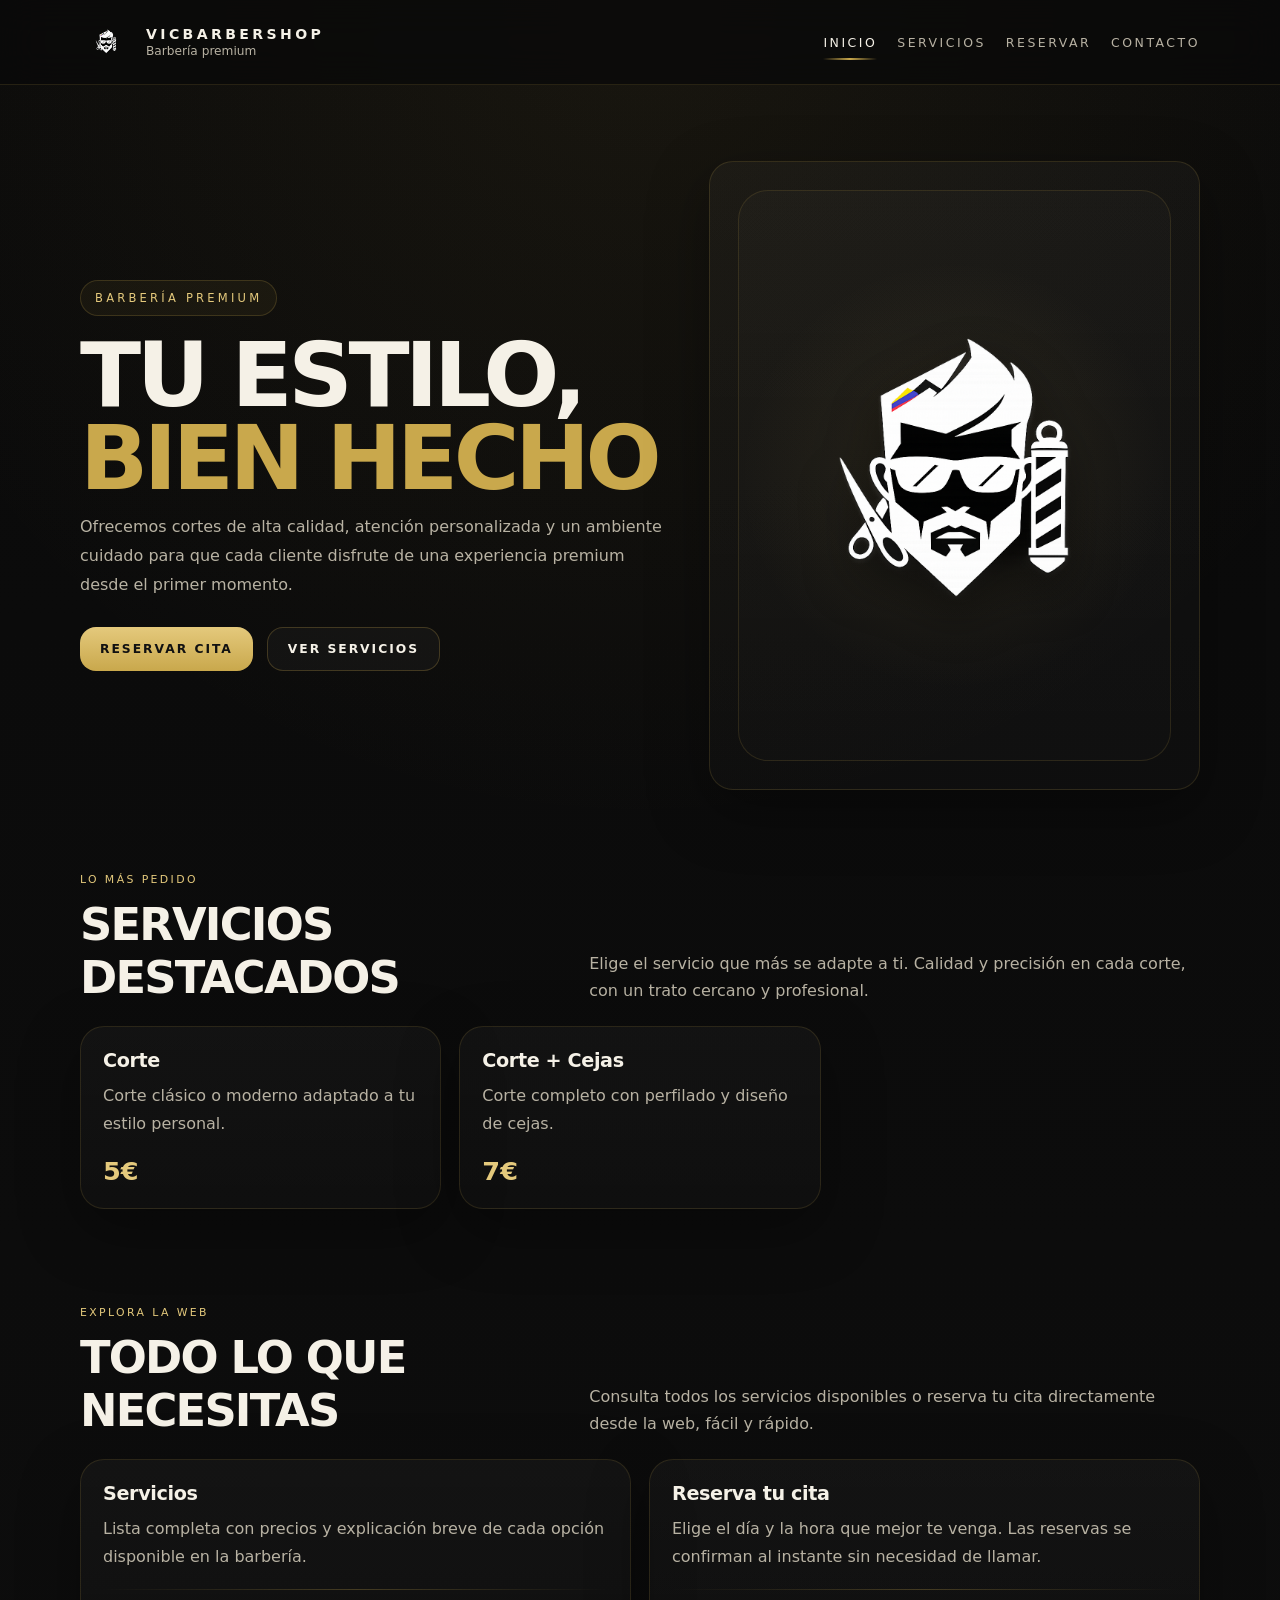
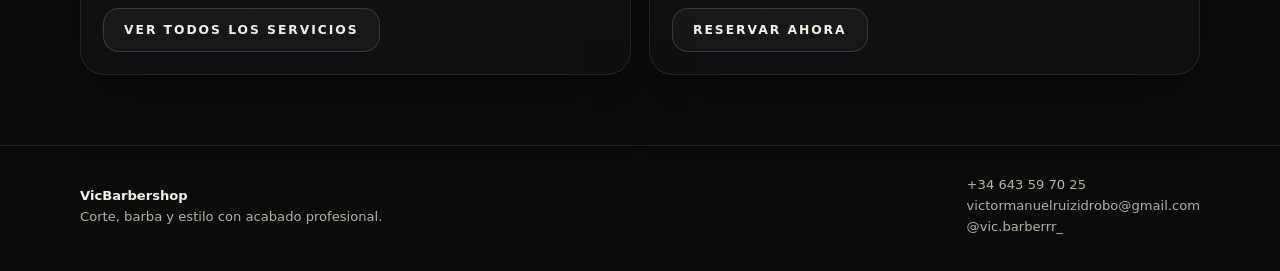
<file: index.html>
<!DOCTYPE html>
<html lang="es">
<head>
  <meta charset="UTF-8">
  <meta name="viewport" content="width=device-width, initial-scale=1.0">
  <title>VicBarbershop | Inicio</title>
  <link rel="stylesheet" href="style.css">
</head>
<body>
<header class="site-header">
  <div class="container">
    <div class="nav">
      <a class="brand" href="index.html">
        <img src="logo.png" alt="VicBarbershop logo">
        <div>
          <strong>VicBarbershop</strong>
          <span>Barbería premium</span>
        </div>
      </a>
      <nav class="nav-links" aria-label="Navegación principal">
        <a href="index.html" class="active">Inicio</a>
        <a href="servicios.html" class="">Servicios</a>
        <a href="reservar.html" class="">Reservar</a>
        <a href="contacto.html" class="">Contacto</a>
      </nav>
      <button class="menu-btn" type="button" aria-label="Abrir menú" onclick="document.querySelector('.mobile-nav').classList.toggle('open')">Menu</button>
    </div>
    <nav class="mobile-nav" aria-label="Navegación móvil">
      <a href="index.html">Inicio</a>
      <a href="servicios.html">Servicios</a>
      <a href="reservar.html">Reservar</a>
      <a href="contacto.html">Contacto</a>
    </nav>
  </div>
</header>
<main class="container">
  <section class="hero">
    <div class="hero-grid">
      <div class="hero-copy">
        <div class="kicker">Barbería premium</div>
        <h1>Tu estilo, <em>bien hecho</em></h1>
        <p>Ofrecemos cortes de alta calidad, atención personalizada y un ambiente cuidado para que cada cliente disfrute de una experiencia premium desde el primer momento.</p>
        <div class="actions">
          <a class="btn primary" href="reservar.html">Reservar cita</a>
          <a class="btn secondary" href="servicios.html">Ver servicios</a>
        </div>
      </div>
      <div class="hero-card">
        <div class="logo-wrap">
          <img src="logo.png" alt="Logo VicBarbershop grande sin fondo">
        </div>
      </div>
    </div>
  </section>

  <section class="section">
    <div class="section-head">
      <div>
        <div class="badge">Lo más pedido</div>
        <h2>Servicios destacados</h2>
      </div>
      <p>Elige el servicio que más se adapte a ti. Calidad y precisión en cada corte, con un trato cercano y profesional.</p>
    </div>
    <div class="grid-3">
      <article class="card">
        <h3>Corte</h3>
        <p>Corte clásico o moderno adaptado a tu estilo personal.</p>
        <div class="price">5€</div>
      </article>
      <article class="card">
        <h3>Corte + Cejas</h3>
        <p>Corte completo con perfilado y diseño de cejas.</p>
        <div class="price">7€</div>
      </article>
    </div>
  </section>

  <section class="section">
    <div class="section-head">
      <div>
        <div class="badge">Explora la web</div>
        <h2>Todo lo que necesitas</h2>
      </div>
      <p>Consulta todos los servicios disponibles o reserva tu cita directamente desde la web, fácil y rápido.</p>
    </div>
    <div class="grid-2">
      <article class="card">
        <h3>Servicios</h3>
        <p>Lista completa con precios y explicación breve de cada opción disponible en la barbería.</p>
        <div class="hr"></div>
        <a class="btn secondary" href="servicios.html">Ver todos los servicios</a>
      </article>
      <article class="card">
        <h3>Reserva tu cita</h3>
        <p>Elige el día y la hora que mejor te venga. Las reservas se confirman al instante sin necesidad de llamar.</p>
        <div class="hr"></div>
        <a class="btn secondary" href="reservar.html">Reservar ahora</a>
      </article>
    </div>
  </section>
</main>
<footer class="footer">
  <div class="container footer-inner">
    <div class="small">
      <strong style="color:var(--text)">VicBarbershop</strong><br>
      Corte, barba y estilo con acabado profesional.
    </div>
    <div class="small">
      <div>+34 643 59 70 25</div>
      <div>victormanuelruizidrobo@gmail.com</div>
      <div>@vic.barberrr_</div>
    </div>
  </div>
</footer>
<script>
  document.addEventListener('click', (e) => {
    const btn = document.querySelector('.menu-btn');
    const nav = document.querySelector('.mobile-nav');
    if (!btn || !nav) return;
    if (!nav.contains(e.target) && !btn.contains(e.target)) nav.classList.remove('open');
  });
</script>
</body>
</html>
</file>
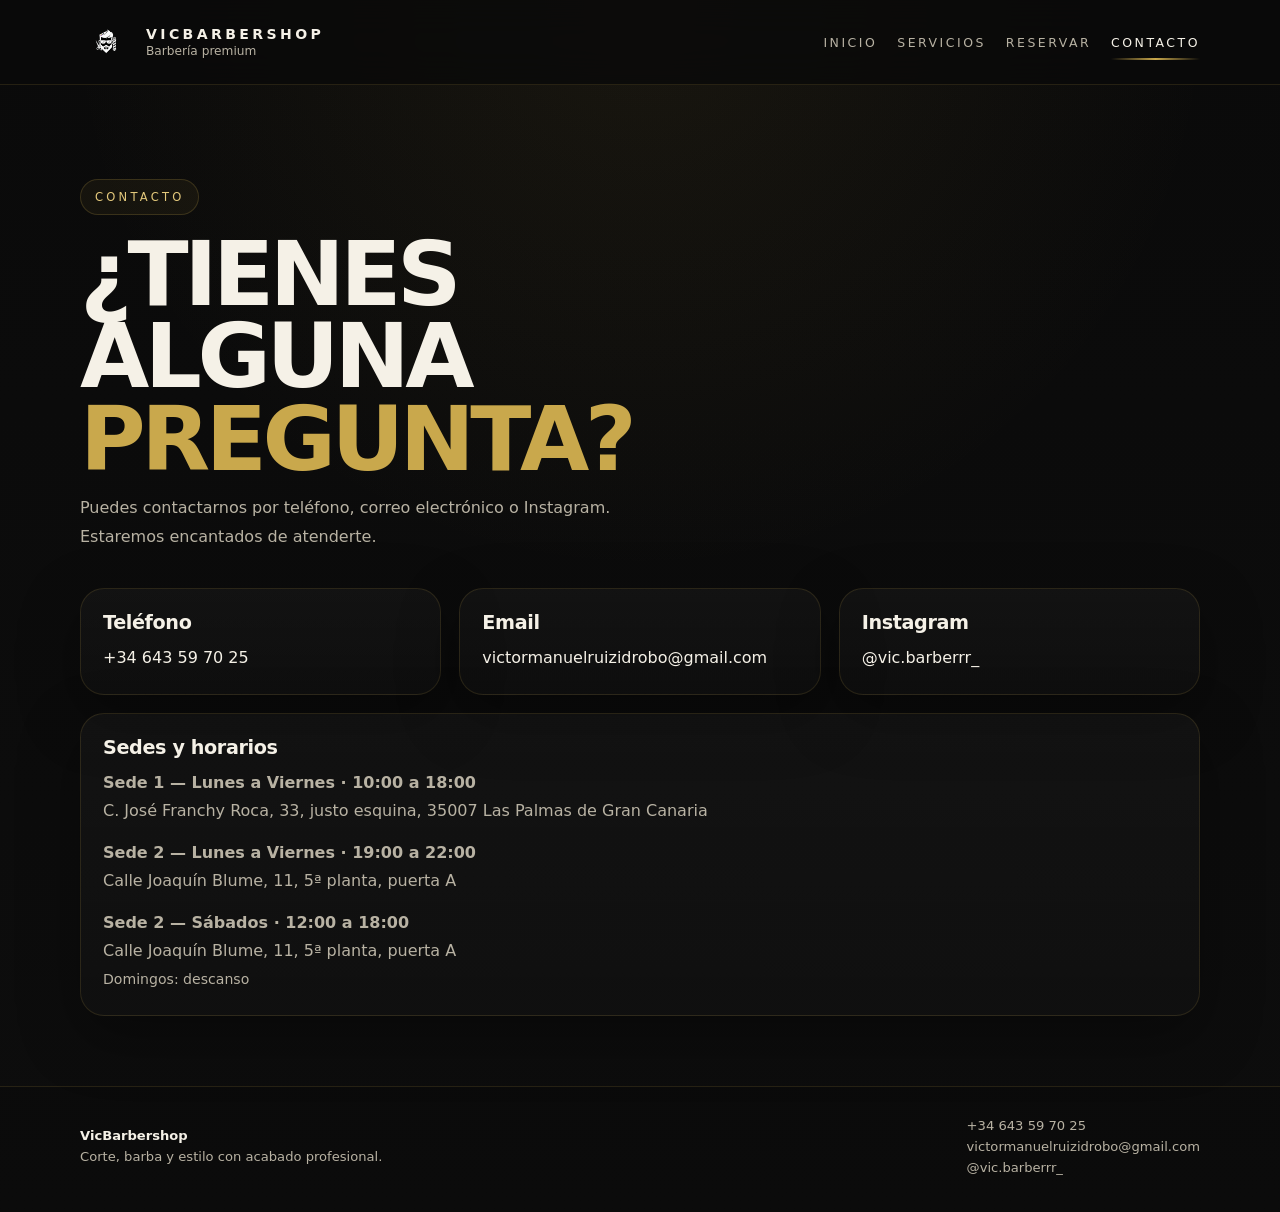
<file: contacto.html>
<!DOCTYPE html>
<html lang="es">
<head>
  <meta charset="UTF-8">
  <meta name="viewport" content="width=device-width, initial-scale=1.0">
  <title>VicBarbershop | Contacto</title>
  <link rel="stylesheet" href="style.css">
</head>
<body>
<header class="site-header">
  <div class="container">
    <div class="nav">
      <a class="brand" href="index.html">
        <img src="logo.png" alt="VicBarbershop logo">
        <div>
          <strong>VicBarbershop</strong>
          <span>Barbería premium</span>
        </div>
      </a>
      <nav class="nav-links" aria-label="Navegación principal">
        <a href="index.html" class="">Inicio</a>
        <a href="servicios.html" class="">Servicios</a>
        <a href="reservar.html" class="">Reservar</a>
        <a href="contacto.html" class="active">Contacto</a>
      </nav>
      <button class="menu-btn" type="button" aria-label="Abrir menú" onclick="document.querySelector('.mobile-nav').classList.toggle('open')">Menu</button>
    </div>
    <nav class="mobile-nav" aria-label="Navegación móvil">
      <a href="index.html">Inicio</a>
      <a href="servicios.html">Servicios</a>
      <a href="reservar.html">Reservar</a>
      <a href="contacto.html">Contacto</a>
    </nav>
  </div>
</header>
<main class="container">
  <section class="hero" style="padding-bottom:18px;">
    <div class="hero-copy" style="max-width: 760px;">
      <div class="kicker">Contacto</div>
      <h1>¿Tienes alguna <em>pregunta?</em></h1>
      <p>Puedes contactarnos por teléfono, correo electrónico o Instagram. Estaremos encantados de atenderte.</p>
    </div>
  </section>

  <section class="section" style="padding-top:0;">
    <div class="contact-grid">
      <article class="card contact-box">
        <h3>Teléfono</h3>
        <p><a href="tel:+34643597025">+34 643 59 70 25</a></p>
      </article>
      <article class="card contact-box">
        <h3>Email</h3>
        <p><a href="mailto:victormanuelruizidrobo@gmail.com">victormanuelruizidrobo@gmail.com</a></p>
      </article>
      <article class="card contact-box">
        <h3>Instagram</h3>
        <p><a href="https://instagram.com/vic.barberrr_" target="_blank" rel="noreferrer">@vic.barberrr_</a></p>
      </article>
      <article class="card contact-box" style="grid-column: 1 / -1;">
        <h3>Sedes y horarios</h3>
        <p style="margin-bottom: 14px;">
          <strong>Sede 1 — Lunes a Viernes · 10:00 a 18:00</strong><br>
          C. José Franchy Roca, 33, justo esquina, 35007 Las Palmas de Gran Canaria
        </p>
        <p style="margin-bottom: 14px;">
          <strong>Sede 2 — Lunes a Viernes · 19:00 a 22:00</strong><br>
          Calle Joaquín Blume, 11, 5ª planta, puerta A
        </p>
        <p>
          <strong>Sede 2 — Sábados · 12:00 a 18:00</strong><br>
          Calle Joaquín Blume, 11, 5ª planta, puerta A<br>
          <span style="color:var(--muted);font-size:.88rem;">Domingos: descanso</span>
        </p>
      </article>
    </div>
  </section>
</main>
<footer class="footer">
  <div class="container footer-inner">
    <div class="small">
      <strong style="color:var(--text)">VicBarbershop</strong><br>
      Corte, barba y estilo con acabado profesional.
    </div>
    <div class="small">
      <div>+34 643 59 70 25</div>
      <div>victormanuelruizidrobo@gmail.com</div>
      <div>@vic.barberrr_</div>
    </div>
  </div>
</footer>
<script>
  document.addEventListener('click', (e) => {
    const btn = document.querySelector('.menu-btn');
    const nav = document.querySelector('.mobile-nav');
    if (!btn || !nav) return;
    if (!nav.contains(e.target) && !btn.contains(e.target)) nav.classList.remove('open');
  });
</script>
</body>
</html>
</file>
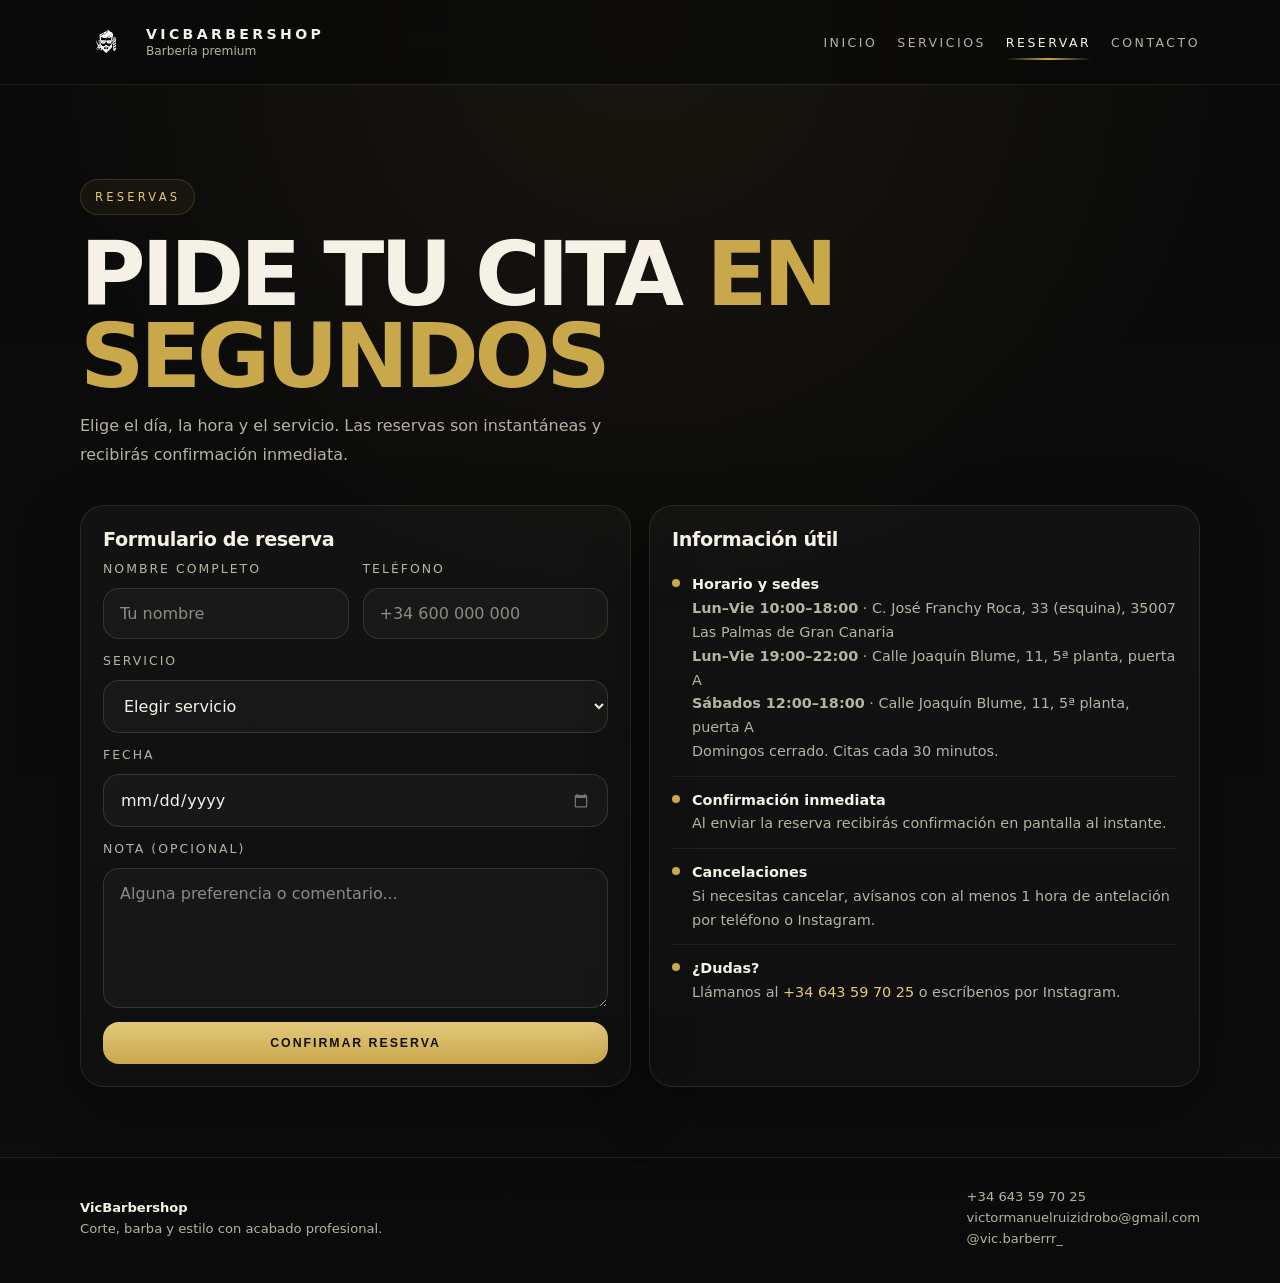
<file: reservar.html>
<!DOCTYPE html>
<html lang="es">
<head>
  <meta charset="UTF-8">
  <meta name="viewport" content="width=device-width, initial-scale=1.0">
  <title>VicBarbershop | Reservar</title>
  <link rel="stylesheet" href="style.css">
  <style>
    .time-grid {
      display: grid;
      grid-template-columns: repeat(4, 1fr);
      gap: 10px;
      margin-top: 8px;
    }
    .time-btn {
      padding: 12px 8px;
      border-radius: 14px;
      border: 1px solid rgba(201,168,76,.2);
      background: rgba(255,255,255,.03);
      color: var(--text);
      font: inherit;
      font-size: .82rem;
      letter-spacing: .08em;
      cursor: pointer;
      transition: all .18s;
      text-align: center;
    }
    .time-btn:hover:not(.occupied):not(.selected) {
      border-color: rgba(201,168,76,.5);
      background: rgba(201,168,76,.08);
    }
    .time-btn.selected {
      background: linear-gradient(180deg, var(--gold-2), var(--gold));
      color: #111;
      border-color: transparent;
      font-weight: 700;
    }
    .time-btn.occupied {
      opacity: .3;
      cursor: not-allowed;
      text-decoration: line-through;
    }
    .field-label {
      font-size: .78rem;
      letter-spacing: .16em;
      text-transform: uppercase;
      color: var(--muted);
      margin-bottom: 8px;
      display: block;
    }
    .field-group {
      display: grid;
      gap: 4px;
    }
    .success-box {
      display: none;
      background: rgba(201,168,76,.08);
      border: 1px solid rgba(201,168,76,.3);
      border-radius: 18px;
      padding: 24px;
      text-align: center;
      gap: 10px;
    }
    .success-box.show { display: grid; }
    .success-box h3 { margin: 0; color: var(--gold-2); }
    .success-box p { margin: 0; color: var(--muted); }
    .error-msg {
      display: none;
      color: #e07070;
      font-size: .84rem;
      margin-top: 6px;
    }
    .error-msg.show { display: block; }
    select option { background: #111; color: var(--text); }
    input[type="date"]::-webkit-calendar-picker-indicator {
      filter: invert(1) opacity(.4);
    }
    .info-item {
      display: flex;
      gap: 12px;
      align-items: flex-start;
      padding: 12px 0;
      border-bottom: 1px solid rgba(201,168,76,.1);
    }
    .info-item:last-child { border-bottom: none; }
    .info-dot {
      width: 8px; height: 8px; border-radius: 50%;
      background: var(--gold);
      margin-top: 6px; flex-shrink: 0;
    }
    .info-item p { margin: 0; color: var(--muted); line-height: 1.65; font-size: .9rem; }
    @media (max-width: 600px) {
      .time-grid { grid-template-columns: repeat(3, 1fr); }
    }
  </style>
</head>
<body>
<header class="site-header">
  <div class="container">
    <div class="nav">
      <a class="brand" href="index.html">
        <img src="logo.png" alt="VicBarbershop logo">
        <div>
          <strong>VicBarbershop</strong>
          <span>Barbería premium</span>
        </div>
      </a>
      <nav class="nav-links" aria-label="Navegación principal">
        <a href="index.html" class="">Inicio</a>
        <a href="servicios.html" class="">Servicios</a>
        <a href="reservar.html" class="active">Reservar</a>
        <a href="contacto.html" class="">Contacto</a>
      </nav>
      <button class="menu-btn" type="button" aria-label="Abrir menú" onclick="document.querySelector('.mobile-nav').classList.toggle('open')">Menu</button>
    </div>
    <nav class="mobile-nav" aria-label="Navegación móvil">
      <a href="index.html">Inicio</a>
      <a href="servicios.html">Servicios</a>
      <a href="reservar.html">Reservar</a>
      <a href="contacto.html">Contacto</a>
    </nav>
  </div>
</header>
<main class="container">
  <section class="hero" style="padding-bottom:18px;">
    <div class="hero-copy" style="max-width: 760px;">
      <div class="kicker">Reservas</div>
      <h1>Pide tu cita <em>en segundos</em></h1>
      <p>Elige el día, la hora y el servicio. Las reservas son instantáneas y recibirás confirmación inmediata.</p>
    </div>
  </section>

  <section class="section" style="padding-top:0;">
    <div class="grid-2">
      <div class="card">
        <h3>Formulario de reserva</h3>

        <!-- SUCCESS BOX -->
        <div class="success-box" id="successBox">
          <h3>✓ Reserva confirmada</h3>
          <p id="successText"></p>
          <button class="btn secondary" type="button" onclick="resetForm()" style="margin-top:8px;">Hacer otra reserva</button>
        </div>

        <!-- FORM -->
        <div class="form" id="reservaForm">
          <div class="field-grid">
            <div class="field-group">
              <label class="field-label" for="nombre">Nombre completo</label>
              <input type="text" id="nombre" placeholder="Tu nombre">
            </div>
            <div class="field-group">
              <label class="field-label" for="telefono">Teléfono</label>
              <input type="tel" id="telefono" placeholder="+34 600 000 000">
            </div>
          </div>

          <div class="field-group">
            <label class="field-label" for="servicio">Servicio</label>
            <select id="servicio">
              <option value="">Elegir servicio</option>
              <option value="Corte (5€)">Corte — 5€</option>
              <option value="Corte + Cejas (7€)">Corte + Cejas — 7€</option>
              <option value="Corte + Barba (8€)">Corte + Barba — 8€</option>
              <option value="Decoloración / Mechas (25€)">Decoloración / Mechas — 25€</option>
            </select>
          </div>

          <div class="field-group">
            <label class="field-label" for="fecha">Fecha</label>
            <input type="date" id="fecha" onchange="renderHoras()">
          </div>

          <div class="field-group" id="horasWrap" style="display:none;">
            <label class="field-label">Hora disponible</label>
            <div class="time-grid" id="timeGrid"></div>
            <span class="error-msg" id="horaError">Selecciona una hora disponible.</span>
          </div>

          <div class="field-group">
            <label class="field-label" for="nota">Nota (opcional)</label>
            <textarea id="nota" placeholder="Alguna preferencia o comentario..."></textarea>
          </div>

          <span class="error-msg" id="formError"></span>
          <button class="btn primary" type="button" onclick="enviarReserva()">Confirmar reserva</button>
        </div>
      </div>

      <div class="card">
        <h3>Información útil</h3>
        <div class="info-item">
          <div class="info-dot"></div>
          <p><strong style="color:var(--text)">Horario y sedes</strong><br>
          <strong>Lun–Vie 10:00–18:00</strong> · C. José Franchy Roca, 33 (esquina), 35007 Las Palmas de Gran Canaria<br>
          <strong>Lun–Vie 19:00–22:00</strong> · Calle Joaquín Blume, 11, 5ª planta, puerta A<br>
          <strong>Sábados 12:00–18:00</strong> · Calle Joaquín Blume, 11, 5ª planta, puerta A<br>
          Domingos cerrado. Citas cada 30 minutos.</p>
        </div>
        <div class="info-item">
          <div class="info-dot"></div>
          <p><strong style="color:var(--text)">Confirmación inmediata</strong><br>Al enviar la reserva recibirás confirmación en pantalla al instante.</p>
        </div>
        <div class="info-item">
          <div class="info-dot"></div>
          <p><strong style="color:var(--text)">Cancelaciones</strong><br>Si necesitas cancelar, avísanos con al menos 1 hora de antelación por teléfono o Instagram.</p>
        </div>
        <div class="info-item">
          <div class="info-dot"></div>
          <p><strong style="color:var(--text)">¿Dudas?</strong><br>Llámanos al <a href="tel:+34643597025" style="color:var(--gold-2)">+34 643 59 70 25</a> o escríbenos por Instagram.</p>
        </div>
      </div>
    </div>
  </section>
</main>
<footer class="footer">
  <div class="container footer-inner">
    <div class="small">
      <strong style="color:var(--text)">VicBarbershop</strong><br>
      Corte, barba y estilo con acabado profesional.
    </div>
    <div class="small">
      <div>+34 643 59 70 25</div>
      <div>victormanuelruizidrobo@gmail.com</div>
      <div>@vic.barberrr_</div>
    </div>
  </div>
</footer>

<script>
  // ─── CONFIGURACIÓN ─────────────────────────────────────────────────────────
  const TELEGRAM_BOT_TOKEN = '8616802181:AAH18zkGzHT_SaIu4hDjLNgvPCsklHnuEb4';
  const TELEGRAM_CHAT_ID   = '6637558884';
  // Backend compartido entre todos los dispositivos - Firebase Realtime Database
  const FIREBASE_URL = 'https://vicbarbershop-9c7f3-default-rtdb.europe-west1.firebasedatabase.app/reservas';

  // ─── HORAS DISPONIBLES ─────────────────────────────────────────────────────
  // Lunes-Viernes sede 1: 10:00–18:00 (última cita 17:30)
  // Lunes-Viernes sede 2: 19:00–22:00 (última cita 21:30)
  // Sábados sede 2: 12:00–18:00 (última cita 17:30)
  function getHorasPorFecha(fechaStr) {
    const d = new Date(fechaStr + 'T12:00:00');
    const dow = d.getDay(); // 0=dom,1=lun,...,6=sab
    if (dow === 0) return []; // domingo cerrado
    const horas = [];
    if (dow >= 1 && dow <= 5) {
      // Sede 1: 10:00–18:00
      for (let h = 10; h < 18; h++) {
        horas.push(`${String(h).padStart(2,'0')}:00`);
        if (h < 17) horas.push(`${String(h).padStart(2,'0')}:30`);
        else horas.push('17:30');
      }
      // Sede 2: 19:00–22:00
      for (let h = 19; h < 22; h++) {
        horas.push(`${String(h).padStart(2,'0')}:00`);
        if (h < 21) horas.push(`${String(h).padStart(2,'0')}:30`);
        else horas.push('21:30');
      }
    } else if (dow === 6) {
      // Sábado sede 2: 12:00–18:00
      for (let h = 12; h < 18; h++) {
        horas.push(`${String(h).padStart(2,'0')}:00`);
        if (h < 17) horas.push(`${String(h).padStart(2,'0')}:30`);
        else horas.push('17:30');
      }
    }
    return horas;
  }

  // ─── RESERVAS COMPARTIDAS VÍA FIREBASE ────────────────────────────────────
  // Clave Firebase: reemplaza "/" en fecha por "-"
  function fechaKey(fecha) { return fecha.replace(/-/g, '_'); }

  async function getHorasOcupadas(fecha) {
    try {
      const res = await fetch(`${FIREBASE_URL}/${fechaKey(fecha)}.json`);
      if (!res.ok) return [];
      const data = await res.json();
      if (!data) return [];
      return Object.values(data); // array de horas ocupadas
    } catch { return []; }
  }

  async function reservarHora(fecha, hora) {
    // Usamos transacción: primero leemos, luego escribimos sólo si no existe
    // Firebase REST no tiene transacciones nativas pero usamos POST (push) + verificación
    // Para garantizar atomicidad hacemos un GET inmediatamente antes de escribir
    const ocupadas = await getHorasOcupadas(fecha);
    if (ocupadas.includes(hora)) return false; // ya ocupada
    // Escribir con POST (genera ID único, evita sobreescribir)
    await fetch(`${FIREBASE_URL}/${fechaKey(fecha)}.json`, {
      method: 'POST',
      headers: { 'Content-Type': 'application/json' },
      body: JSON.stringify(hora)
    });
    return true;
  }

  // ─── RENDER HORAS ──────────────────────────────────────────────────────────
  let horaSeleccionada = null;
  let horasOcupadasCache = [];

  async function renderHoras() {
    const fecha = document.getElementById('fecha').value;
    horaSeleccionada = null;
    document.getElementById('horaError').classList.remove('show');

    if (!fecha) { document.getElementById('horasWrap').style.display = 'none'; return; }

    const HORAS = getHorasPorFecha(fecha);
    if (HORAS.length === 0) {
      document.getElementById('horasWrap').style.display = 'grid';
      const grid = document.getElementById('timeGrid');
      grid.innerHTML = '<p style="color:var(--muted);font-size:.85rem;grid-column:1/-1">Los domingos estamos cerrados. Elige otro día.</p>';
      return;
    }

    document.getElementById('horasWrap').style.display = 'grid';
    const grid = document.getElementById('timeGrid');
    grid.innerHTML = '<p style="color:var(--muted);font-size:.82rem;grid-column:1/-1">Cargando horas disponibles…</p>';

    horasOcupadasCache = await getHorasOcupadas(fecha);
    grid.innerHTML = '';

    HORAS.forEach(hora => {
      const ocupada = horasOcupadasCache.includes(hora);
      const btn = document.createElement('button');
      btn.className = 'time-btn' + (ocupada ? ' occupied' : '');
      btn.textContent = hora;
      btn.type = 'button';
      if (!ocupada) {
        btn.onclick = () => selectHora(fecha, hora, btn);
      }
      grid.appendChild(btn);
    });
  }

  function selectHora(fecha, hora, btn) {
    document.querySelectorAll('.time-btn').forEach(b => b.classList.remove('selected'));
    btn.classList.add('selected');
    horaSeleccionada = hora;
    document.getElementById('horaError').classList.remove('show');
  }

  // ─── ENVIAR RESERVA ────────────────────────────────────────────────────────
  async function enviarReserva() {
    const nombre   = document.getElementById('nombre').value.trim();
    const telefono = document.getElementById('telefono').value.trim();
    const servicio = document.getElementById('servicio').value;
    const fecha    = document.getElementById('fecha').value;
    const nota     = document.getElementById('nota').value.trim();
    const errEl    = document.getElementById('formError');
    const btnEnviar = document.querySelector('.btn.primary');

    errEl.classList.remove('show');

    // Validaciones
    if (!nombre) { showError('Por favor, introduce tu nombre.'); return; }
    if (!telefono) { showError('Por favor, introduce tu teléfono.'); return; }
    if (!servicio) { showError('Por favor, elige un servicio.'); return; }
    if (!fecha) { showError('Por favor, selecciona una fecha.'); return; }
    if (!horaSeleccionada) {
      document.getElementById('horaError').classList.add('show');
      return;
    }

    btnEnviar.textContent = 'Confirmando…';
    btnEnviar.disabled = true;

    // Reservar en el backend compartido (anti-duplicado real entre dispositivos)
    const exito = await reservarHora(fecha, horaSeleccionada);
    if (!exito) {
      showError('Esta hora acaba de ser reservada por otra persona. Por favor, elige otra.');
      btnEnviar.textContent = 'Confirmar reserva';
      btnEnviar.disabled = false;
      await renderHoras();
      return;
    }

    // Formatear fecha legible
    const fechaObj = new Date(fecha + 'T12:00:00');
    const fechaLegible = fechaObj.toLocaleDateString('es-ES', { weekday:'long', year:'numeric', month:'long', day:'numeric' });

    // Enviar a Telegram
    const msg = `🗓 *Nueva reserva — VicBarbershop*\n\n` +
                `👤 *Nombre:* ${nombre}\n` +
                `📞 *Teléfono:* ${telefono}\n` +
                `✂️ *Servicio:* ${servicio}\n` +
                `📅 *Fecha:* ${fechaLegible}\n` +
                `🕐 *Hora:* ${horaSeleccionada}\n` +
                (nota ? `📝 *Nota:* ${nota}` : '');

    try {
      await fetch(`https://api.telegram.org/bot${TELEGRAM_BOT_TOKEN}/sendMessage`, {
        method: 'POST',
        headers: { 'Content-Type': 'application/json' },
        body: JSON.stringify({
          chat_id: TELEGRAM_CHAT_ID,
          text: msg,
          parse_mode: 'Markdown'
        })
      });
    } catch (e) {
      console.warn('Telegram no disponible:', e);
    }

    // Mostrar éxito
    document.getElementById('successText').textContent =
      `${nombre}, tu cita para ${servicio} el ${fechaLegible} a las ${horaSeleccionada} está confirmada. ¡Hasta pronto!`;
    document.getElementById('reservaForm').style.display = 'none';
    document.getElementById('successBox').classList.add('show');
    btnEnviar.textContent = 'Confirmar reserva';
    btnEnviar.disabled = false;
  }

  function showError(msg) {
    const el = document.getElementById('formError');
    el.textContent = msg;
    el.classList.add('show');
  }

  function resetForm() {
    document.getElementById('reservaForm').style.display = 'grid';
    document.getElementById('successBox').classList.remove('show');
    document.getElementById('nombre').value = '';
    document.getElementById('telefono').value = '';
    document.getElementById('servicio').value = '';
    document.getElementById('fecha').value = '';
    document.getElementById('nota').value = '';
    document.getElementById('horasWrap').style.display = 'none';
    horaSeleccionada = null;
  }

  // Fijar fecha mínima a hoy
  document.addEventListener('DOMContentLoaded', () => {
    const hoy = new Date().toISOString().split('T')[0];
    document.getElementById('fecha').min = hoy;
  });

  // Cerrar menú móvil
  document.addEventListener('click', (e) => {
    const btn = document.querySelector('.menu-btn');
    const nav = document.querySelector('.mobile-nav');
    if (!btn || !nav) return;
    if (!nav.contains(e.target) && !btn.contains(e.target)) nav.classList.remove('open');
  });
</script>
</body>
</html>
</file>
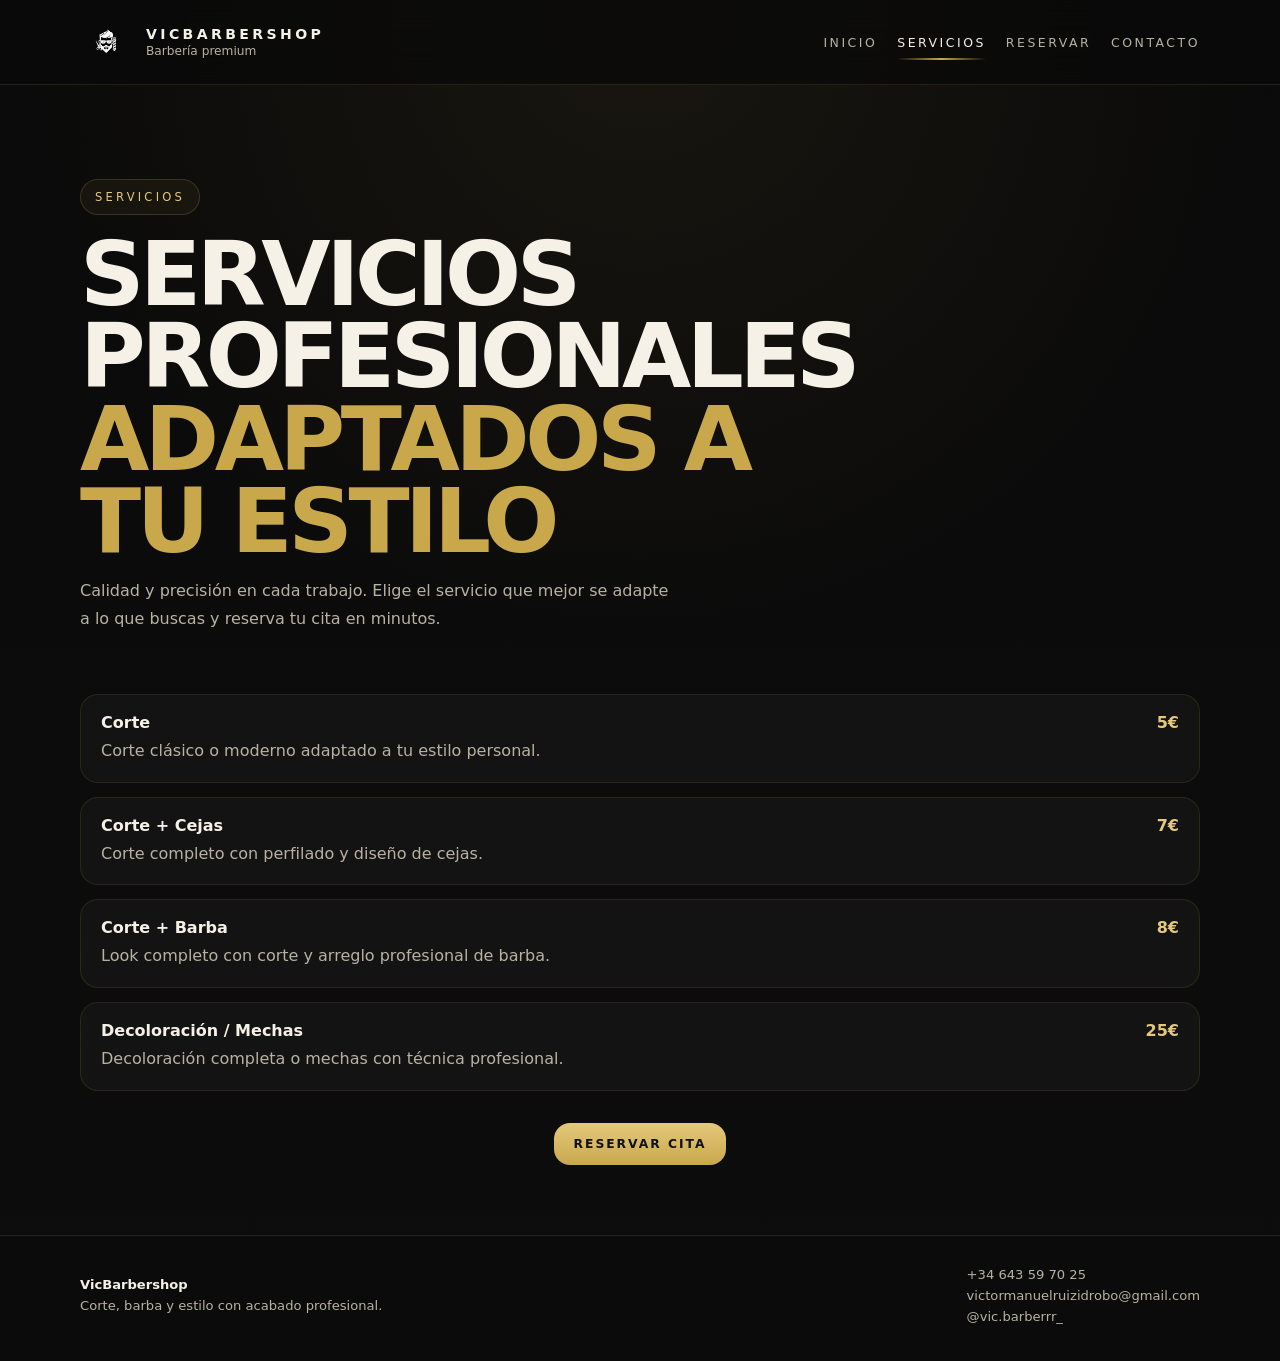
<file: servicios.html>
<!DOCTYPE html>
<html lang="es">
<head>
  <meta charset="UTF-8">
  <meta name="viewport" content="width=device-width, initial-scale=1.0">
  <title>VicBarbershop | Servicios</title>
  <link rel="stylesheet" href="style.css">
</head>
<body>
<header class="site-header">
  <div class="container">
    <div class="nav">
      <a class="brand" href="index.html">
        <img src="logo.png" alt="VicBarbershop logo">
        <div>
          <strong>VicBarbershop</strong>
          <span>Barbería premium</span>
        </div>
      </a>
      <nav class="nav-links" aria-label="Navegación principal">
        <a href="index.html" class="">Inicio</a>
        <a href="servicios.html" class="active">Servicios</a>
        <a href="reservar.html" class="">Reservar</a>
        <a href="contacto.html" class="">Contacto</a>
      </nav>
      <button class="menu-btn" type="button" aria-label="Abrir menú" onclick="document.querySelector('.mobile-nav').classList.toggle('open')">Menu</button>
    </div>
    <nav class="mobile-nav" aria-label="Navegación móvil">
      <a href="index.html">Inicio</a>
      <a href="servicios.html">Servicios</a>
      <a href="reservar.html">Reservar</a>
      <a href="contacto.html">Contacto</a>
    </nav>
  </div>
</header>
<main class="container">
  <section class="hero" style="padding-bottom:24px;">
    <div class="hero-copy" style="max-width: 760px;">
      <div class="kicker">Servicios</div>
      <h1>Servicios profesionales <em>adaptados a tu estilo</em></h1>
      <p>Calidad y precisión en cada trabajo. Elige el servicio que mejor se adapte a lo que buscas y reserva tu cita en minutos.</p>
    </div>
  </section>

  <section class="section" style="padding-top:0;">
    <div class="list">
      <article class="list-item">
        <div>
          <strong>Corte</strong>
          <span>Corte clásico o moderno adaptado a tu estilo personal.</span>
        </div>
        <div class="price-tag">5€</div>
      </article>
      <article class="list-item">
        <div>
          <strong>Corte + Cejas</strong>
          <span>Corte completo con perfilado y diseño de cejas.</span>
        </div>
        <div class="price-tag">7€</div>
      </article>
      <article class="list-item">
        <div>
          <strong>Corte + Barba</strong>
          <span>Look completo con corte y arreglo profesional de barba.</span>
        </div>
        <div class="price-tag">8€</div>
      </article>
      <article class="list-item">
        <div>
          <strong>Decoloración / Mechas</strong>
          <span>Decoloración completa o mechas con técnica profesional.</span>
        </div>
        <div class="price-tag">25€</div>
      </article>
    </div>
    <div style="margin-top:32px; text-align:center;">
      <a class="btn primary" href="reservar.html">Reservar cita</a>
    </div>
  </section>
</main>
<footer class="footer">
  <div class="container footer-inner">
    <div class="small">
      <strong style="color:var(--text)">VicBarbershop</strong><br>
      Corte, barba y estilo con acabado profesional.
    </div>
    <div class="small">
      <div>+34 643 59 70 25</div>
      <div>victormanuelruizidrobo@gmail.com</div>
      <div>@vic.barberrr_</div>
    </div>
  </div>
</footer>
<script>
  document.addEventListener('click', (e) => {
    const btn = document.querySelector('.menu-btn');
    const nav = document.querySelector('.mobile-nav');
    if (!btn || !nav) return;
    if (!nav.contains(e.target) && !btn.contains(e.target)) nav.classList.remove('open');
  });
</script>
</body>
</html>
</file>
<file: style.css>
:root {
  --bg: #0a0a0a;
  --panel: #111111;
  --panel-2: #151515;
  --text: #f5f1e7;
  --muted: #b8b2a3;
  --gold: #c9a84c;
  --gold-2: #e4c97c;
  --line: rgba(201,168,76,.18);
  --shadow: 0 20px 60px rgba(0,0,0,.35);
  --radius: 24px;
}
* { box-sizing: border-box; }
html { scroll-behavior: smooth; }
body {
  margin: 0;
  font-family: Inter, ui-sans-serif, system-ui, -apple-system, Segoe UI, Roboto, Arial, sans-serif;
  background:
    radial-gradient(circle at top, rgba(201,168,76,.08), transparent 42%),
    linear-gradient(180deg, #0a0a0a 0%, #0d0d0d 100%);
  color: var(--text);
}
a { color: inherit; text-decoration: none; }
img { max-width: 100%; display: block; }
.container { width: min(1120px, calc(100% - 40px)); margin: 0 auto; }
header.site-header {
  position: sticky; top: 0; z-index: 50;
  backdrop-filter: blur(18px);
  background: rgba(10,10,10,.78);
  border-bottom: 1px solid rgba(201,168,76,.15);
}
.nav {
  display: flex; align-items: center; justify-content: space-between;
  gap: 24px; padding: 16px 0;
}
.brand { display: flex; align-items: center; gap: 14px; min-width: 0; }
.brand img { width: 52px; height: 52px; object-fit: contain; }
.brand strong {
  display: block; letter-spacing: .24em; text-transform: uppercase; font-size: .88rem;
}
.brand span { display: block; color: var(--muted); font-size: .76rem; margin-top: 2px; }
.nav-links { display: flex; align-items: center; gap: 20px; flex-wrap: wrap; }
.nav-links a {
  font-size: .78rem; letter-spacing: .2em; text-transform: uppercase;
  color: var(--muted); padding: 10px 0; position: relative;
}
.nav-links a.active, .nav-links a:hover { color: var(--text); }
.nav-links a.active::after, .nav-links a:hover::after {
  content: ''; position: absolute; left: 0; right: 0; bottom: 0; height: 2px;
  background: linear-gradient(90deg, transparent, var(--gold), transparent);
}
.menu-btn {
  display: none; background: transparent; color: var(--text); border: 1px solid rgba(201,168,76,.25);
  border-radius: 14px; padding: 12px 14px; font-size: 1rem;
}
.mobile-nav {
  display: none; border-top: 1px solid rgba(201,168,76,.15); padding: 14px 0 18px;
}
.mobile-nav.open { display: grid; gap: 10px; }
.mobile-nav a {
  padding: 14px 16px; border-radius: 16px; background: rgba(255,255,255,.03);
  color: var(--text); text-transform: uppercase; letter-spacing: .18em; font-size: .8rem;
}
.hero {
  padding: 76px 0 56px;
}
.hero-grid {
  display: grid; grid-template-columns: 1.1fr .9fr; gap: 28px; align-items: center;
}
.hero-copy {
  padding: 18px 0;
}
.kicker {
  display: inline-flex; align-items: center; gap: 10px;
  color: var(--gold-2); text-transform: uppercase; letter-spacing: .28em; font-size: .72rem;
  padding: 10px 14px; border: 1px solid rgba(201,168,76,.2); border-radius: 999px;
  background: rgba(201,168,76,.06);
}
.hero h1 {
  margin: 18px 0 14px; font-size: clamp(3rem, 7vw, 5.6rem); line-height: .92;
  letter-spacing: -.05em; text-transform: uppercase;
}
.hero h1 em { color: var(--gold); font-style: normal; }
.hero p {
  margin: 0; max-width: 58ch; color: var(--muted); line-height: 1.8; font-size: 1rem;
}
.actions { display: flex; gap: 14px; flex-wrap: wrap; margin-top: 28px; }
.btn {
  display: inline-flex; align-items: center; justify-content: center; gap: 10px;
  padding: 14px 20px; border-radius: 16px; border: 1px solid rgba(201,168,76,.25);
  letter-spacing: .16em; text-transform: uppercase; font-size: .77rem; font-weight: 700;
}
.btn.primary { background: linear-gradient(180deg, var(--gold-2), var(--gold)); color: #111; border: 0; }
.btn.secondary { background: rgba(255,255,255,.03); color: var(--text); }
.hero-card {
  background: linear-gradient(180deg, rgba(255,255,255,.03), rgba(255,255,255,.015));
  border: 1px solid rgba(201,168,76,.16);
  border-radius: var(--radius);
  box-shadow: var(--shadow);
  padding: 28px;
}
.logo-wrap {
  display: grid; place-items: center; min-height: 430px; border-radius: calc(var(--radius) + 6px);
  background:
    radial-gradient(circle at center, rgba(201,168,76,.09), transparent 60%),
    linear-gradient(180deg, rgba(255,255,255,.02), rgba(255,255,255,.01));
  border: 1px solid rgba(201,168,76,.14);
}
.logo-wrap img {
  width: min(88%, 440px); height: auto; object-fit: contain;
  filter: drop-shadow(0 20px 25px rgba(0,0,0,.42));
}
.section {
  padding: 22px 0 70px;
}
.section-head {
  display: flex; justify-content: space-between; align-items: end; gap: 18px; margin-bottom: 22px;
}
.section-head h2 {
  margin: 0; font-size: clamp(1.8rem, 4vw, 2.8rem); letter-spacing: -.04em; text-transform: uppercase;
}
.section-head p { margin: 0; max-width: 60ch; color: var(--muted); line-height: 1.7; }
.grid-3 { display: grid; grid-template-columns: repeat(3, 1fr); gap: 18px; }
.grid-2 { display: grid; grid-template-columns: repeat(2, 1fr); gap: 18px; }
.card {
  background: linear-gradient(180deg, rgba(255,255,255,.03), rgba(255,255,255,.015));
  border: 1px solid rgba(201,168,76,.15);
  border-radius: var(--radius);
  padding: 22px;
  box-shadow: var(--shadow);
}
.card h3 { margin: 0 0 10px; font-size: 1.2rem; letter-spacing: -.02em; }
.card p { margin: 0; color: var(--muted); line-height: 1.75; }
.price { margin-top: 18px; color: var(--gold-2); font-size: 1.6rem; font-weight: 800; }
.badge {
  display: inline-block; font-size: .68rem; letter-spacing: .22em; text-transform: uppercase;
  color: var(--gold-2); margin-bottom: 12px;
}
.list {
  display: grid; gap: 14px; margin-top: 18px;
}
.list-item {
  display: flex; justify-content: space-between; gap: 18px; padding: 18px 20px;
  background: rgba(255,255,255,.03); border: 1px solid rgba(201,168,76,.12); border-radius: 18px;
}
.list-item strong { display: block; margin-bottom: 6px; }
.list-item span { color: var(--muted); line-height: 1.6; }
.price-tag { color: var(--gold-2); white-space: nowrap; font-weight: 800; }
.form {
  display: grid; gap: 14px;
}
.field-grid { display: grid; grid-template-columns: repeat(2, 1fr); gap: 14px; }
input, select, textarea {
  width: 100%; padding: 15px 16px; border-radius: 16px;
  border: 1px solid rgba(201,168,76,.2); background: rgba(255,255,255,.03); color: var(--text);
  font: inherit; outline: none;
}
textarea { min-height: 140px; resize: vertical; }
input::placeholder, textarea::placeholder { color: #8d8a80; }
.footer {
  border-top: 1px solid rgba(201,168,76,.15); background: rgba(0,0,0,.18);
  padding: 28px 0 34px; color: var(--muted);
}
.footer-inner {
  display: flex; justify-content: space-between; gap: 18px; align-items: center; flex-wrap: wrap;
}
.small { font-size: .82rem; line-height: 1.6; }
.contact-grid { display: grid; grid-template-columns: repeat(3, 1fr); gap: 18px; }
.contact-box a { color: var(--text); word-break: break-word; }
.hr {
  height: 1px; background: linear-gradient(90deg, transparent, rgba(201,168,76,.28), transparent);
  margin: 18px 0;
}
@media (max-width: 920px) {
  .hero-grid, .grid-3, .grid-2, .contact-grid, .field-grid { grid-template-columns: 1fr; }
  .section-head, .footer-inner { align-items: start; flex-direction: column; }
  .logo-wrap { min-height: 320px; }
}
@media (max-width: 760px) {
  .nav-links { display: none; }
  .menu-btn { display: inline-flex; }
  .hero { padding-top: 46px; }
}
</file>
